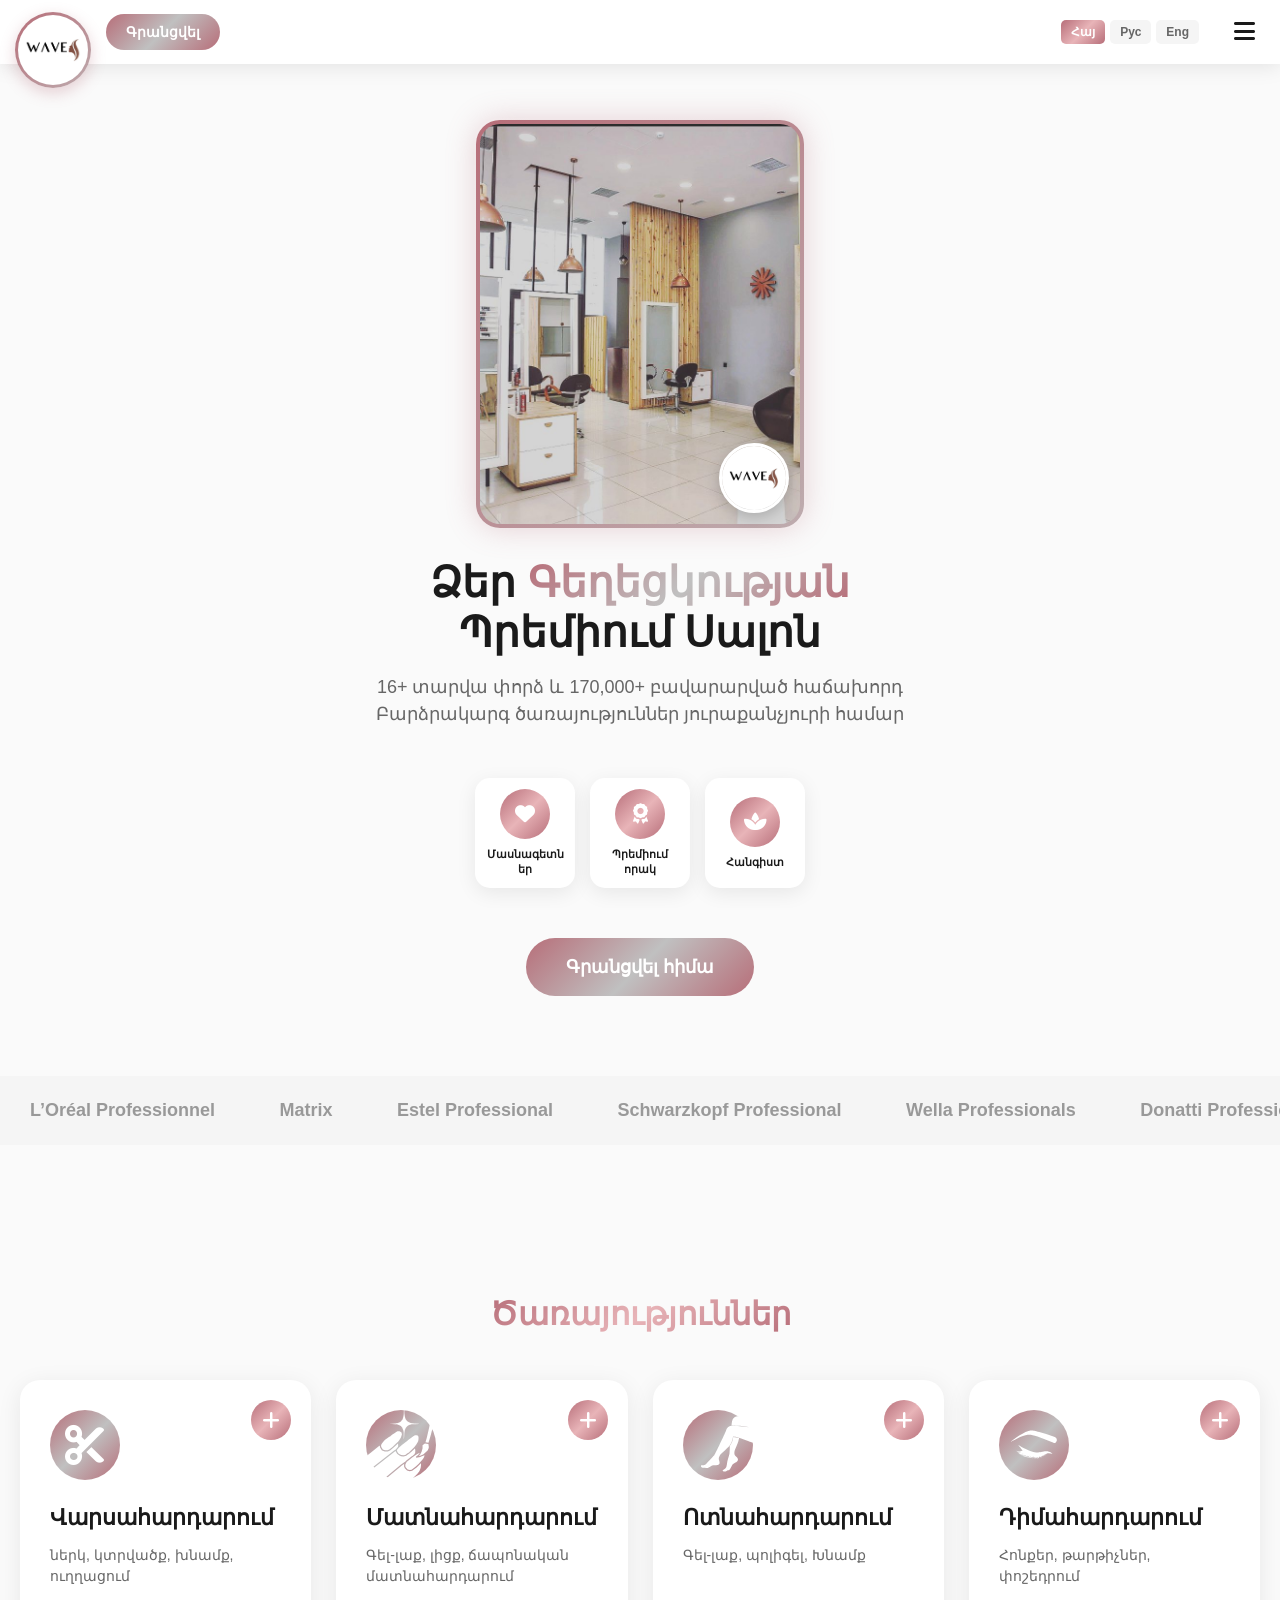
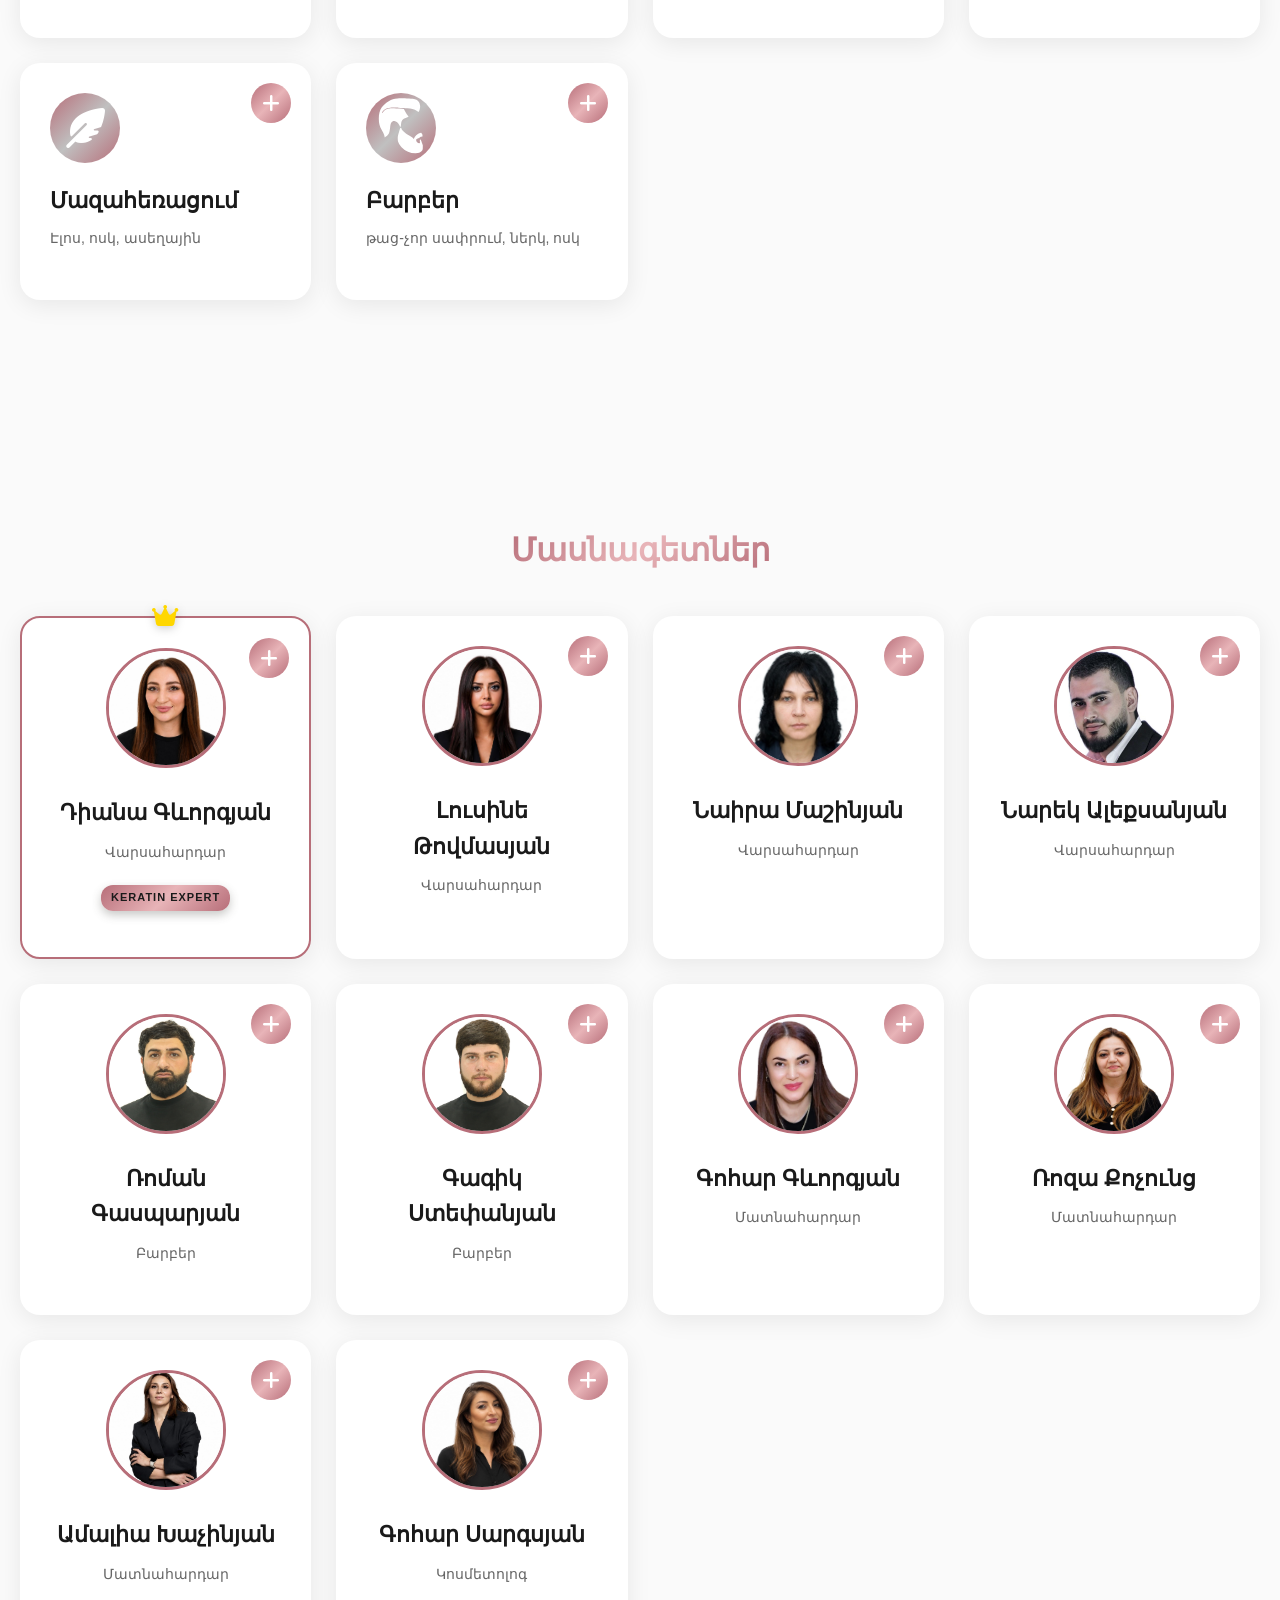
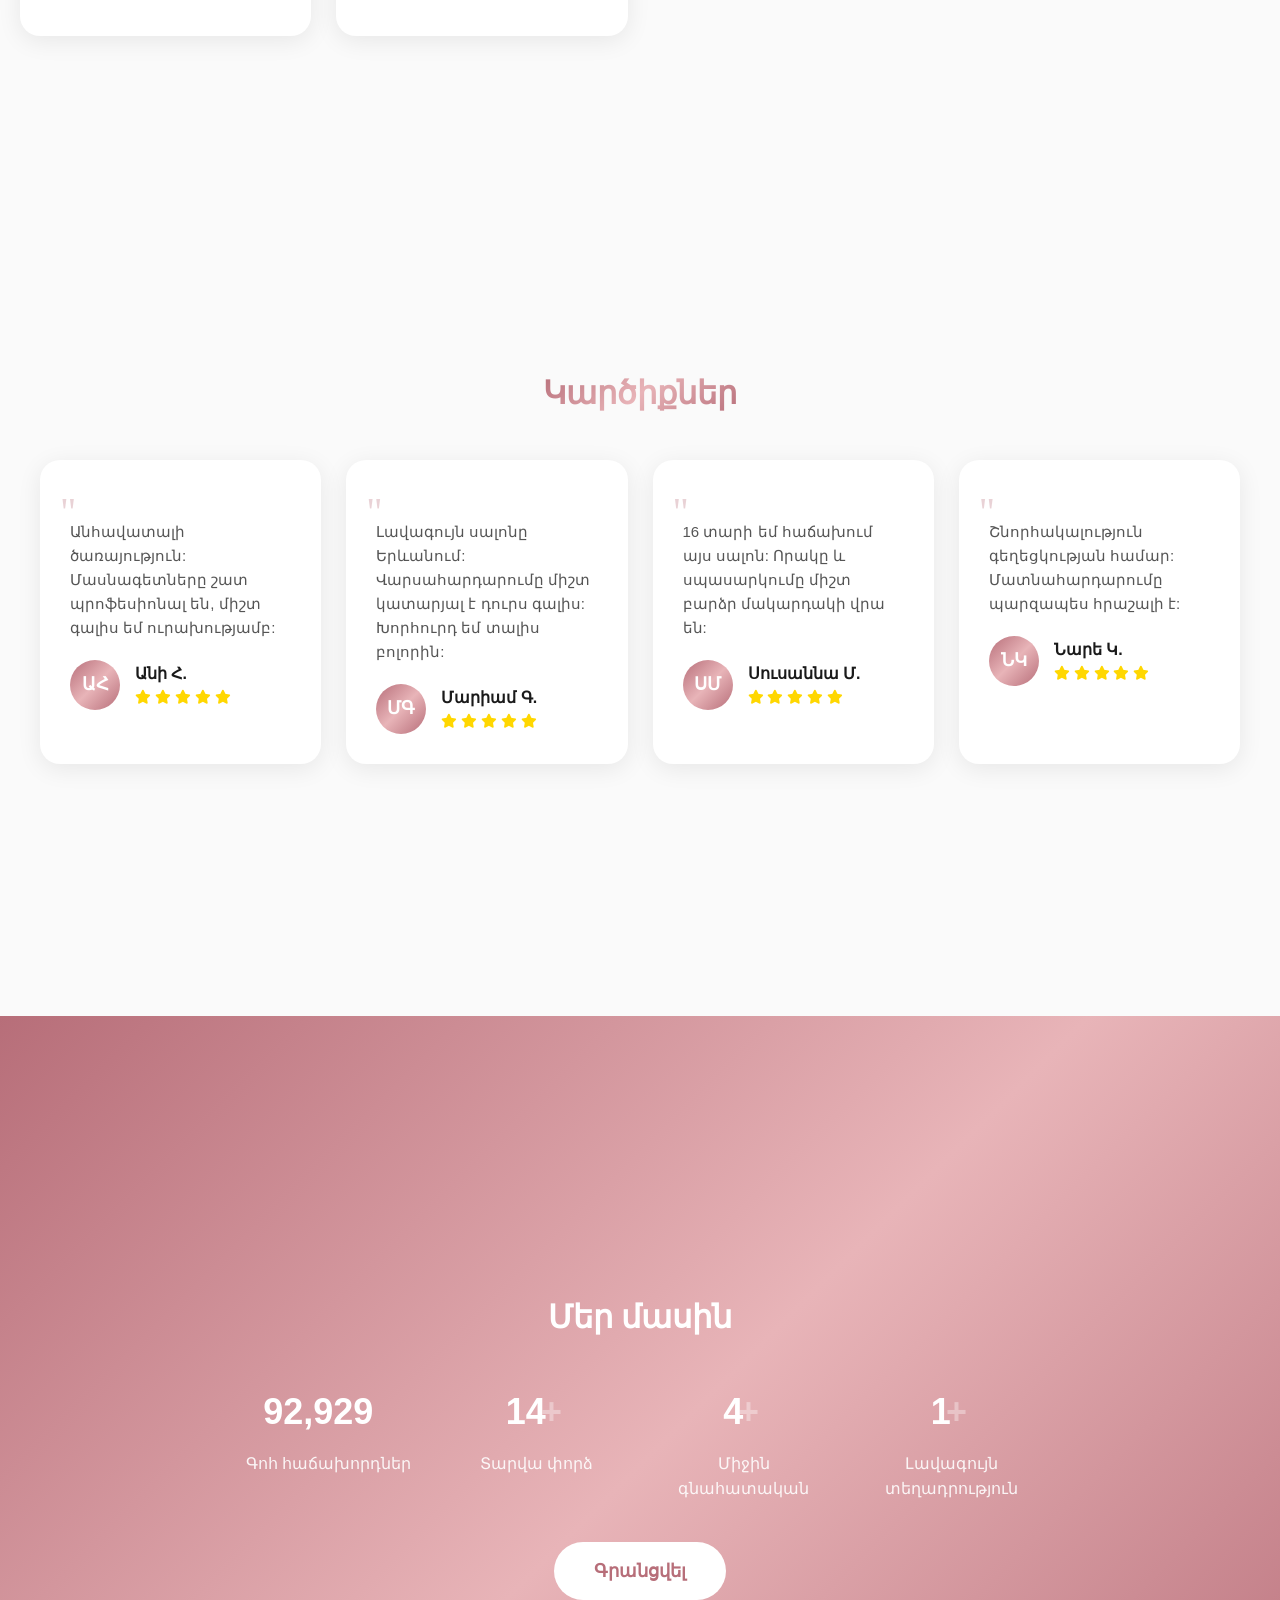
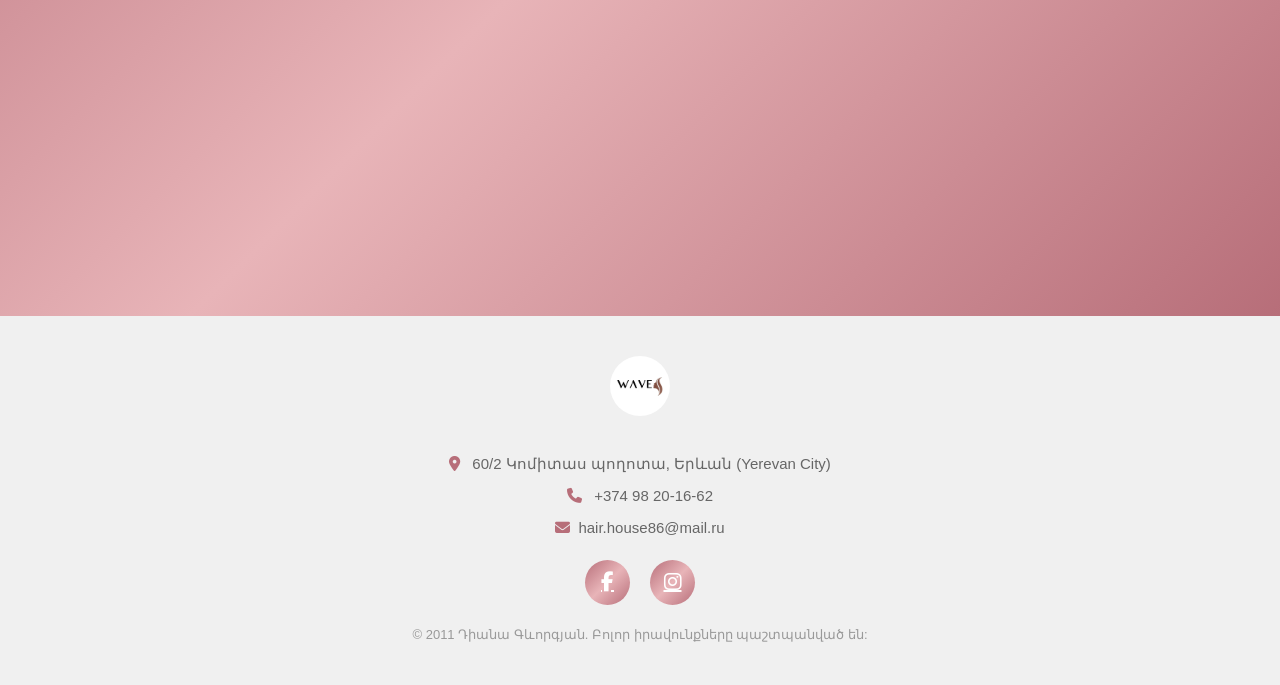
<file: index.html>
<!DOCTYPE html>
<html lang="hy">

<head>
    <meta charset="UTF-8">
    <meta name="viewport" content="width=device-width, initial-scale=1.0">
    <title>Պրեմիում Գեղեցկության Սալոն</title>
    <link rel="stylesheet" href="https://cdnjs.cloudflare.com/ajax/libs/font-awesome/6.4.0/css/all.min.css">
    <script src="https://telegram.org/js/telegram-web-app.js"></script>
    <link rel="preconnect" href="https://fonts.googleapis.com">
    <link rel="preconnect" href="https://fonts.googleapis.com">
    <link rel="preconnect" href="https://fonts.gstatic.com" crossorigin>
    <!-- Подключаем круглый Comfortaa -->
    <link href="https://fonts.googleapis.com/css2?family=Comfortaa:wght@300;400;500&display=swap" rel="stylesheet">

    <link rel="stylesheet" href="css.css">

</head>

<body>
    <!-- ==================== НАВИГАЦИЯ ==================== -->
    <nav class="navbar" id="navbar">
        <div class="nav-left">
            <div class="logo-wrapper">
                <img src="logo_photo_on_white_backgraund.jpg" alt="Logo" class="logo" onerror="this.src='logo.svg'">
            </div>
            <button class="nav-book-btn" data-lang="book" onclick="scrollToServices()">Գրանցվել</button>
        </div>
        <div class="nav-right" style="display: flex; align-items: center; gap: 10px;">
            <div class="lang-switcher">
                <button class="lang-btn active" data-lang="hy">Հայ</button>
                <button class="lang-btn" data-lang="ru">Рус</button>
                <button class="lang-btn" data-lang="en">Eng</button>
            </div>
            <button class="burger-menu" id="burgerMenu">
                <i class="fas fa-bars"></i>
            </button>
        </div>
    </nav>

    <div class="mobile-menu" id="mobileMenu">
        <button class="mobile-menu-close" id="mobileMenuClose">
            <i class="fas fa-times"></i>
        </button>
        <a href="#home">Գլխավոր</a>
        <a href="#services">Ծառայություններ</a>
        <a href="#masters">Մասնագետներ</a>
        <!-- <a href="#prices">Գներ</a> -->
        <a href="#reviews">Կարծիքներ</a>
        <a href="#about">Մեր մասին</a>
    </div>

    <div class="menu-overlay" id="menuOverlay"></div>

    <!-- ==================== ГЛАВНАЯ СЕКЦИЯ ==================== -->
    <section id="home">
        <div class="hero-image-container fade-in">
            <div class="hero-image-wrapper">
                <img src="photo_salon.jpg" alt="Սալոն" class="hero-image"
                    onerror="this.src='https://images.unsplash.com/photo-1560066984-138dadb4c035?w=400&h=500&fit=crop'">
                <img src="logo_photo_on_white_backgraund.jpg" alt="Logo" class="hero-embedded-logo"
                    onerror="this.src='logo.svg'">
            </div>
        </div>

        <h1 class="hero-title fade-in">
            Ձեր <span class="gradient-text">Գեղեցկության</span><br>
            Պրեմիում Սալոն
        </h1>

        <p class="hero-subtitle fade-in">
            16+ տարվա փորձ և 170,000+ բավարարված հաճախորդ<br>
            Բարձրակարգ ծառայություններ յուրաքանչյուրի համար
        </p>

        <div class="advantages fade-in">
            
            <div class="advantage-item">
                <div class="advantage-icon">
                    <i class="fas fa-heart"></i>
                </div>
                <span class="advantage-text">Մասնագետներ</span>
            </div>
            <div class="advantage-item">
                <div class="advantage-icon">
                    <i class="fas fa-award"></i>
                </div>
                <span class="advantage-text">Պրեմիում որակ</span>
            </div>
            <div class="advantage-item">
                <div class="advantage-icon">
                    <i class="fas fa-spa"></i>
                </div>
                <span class="advantage-text">Հանգիստ</span>
            </div>
        </div>

        <button class="cta-button fade-in" onclick="scrollToServices()">Գրանցվել հիմա</button>

        
    </section>

    <!-- ==================== БЕГУЩАЯ СТРОКА ==================== -->
    <div class="marquee">
        <div class="marquee-content">


            <span class="marquee-item">L’Oréal Professionnel</span>
            <span class="marquee-item">Matrix</span>
            <span class="marquee-item">Estel Professional</span>  
            <span class="marquee-item">Schwarzkopf Professional</span>
            <span class="marquee-item">Wella Professionals</span>
            <span class="marquee-item">Donatti Professionale</span>
            <span class="marquee-item">Happy Hair</span>
            <span class="marquee-item">KV-1 </span>
            <span class="marquee-item">KONDOR  Professional</span>

            <span class="marquee-item">L’Oréal Professionnel</span>
            <span class="marquee-item">Matrix</span>
            <span class="marquee-item">Estel Professional</span>  
            <span class="marquee-item">Schwarzkopf Professional</span>
            <span class="marquee-item">Wella Professionals</span>
            <span class="marquee-item">Donatti Professionale</span>
            <span class="marquee-item">Happy Hair</span>
            <span class="marquee-item">KV-1 </span>
            <span class="marquee-item">KONDOR  Professional</span>

            <span class="marquee-item">L’Oréal Professionnel</span>
            <span class="marquee-item">Matrix</span>
            <span class="marquee-item">Estel Professional</span>  
            <span class="marquee-item">Schwarzkopf Professional</span>
            <span class="marquee-item">Wella Professionals</span>
            <span class="marquee-item">Donatti Professionale</span>
            <span class="marquee-item">Happy Hair</span>
            <span class="marquee-item">KV-1 </span>
            <span class="marquee-item">KONDOR  Professional</span>
        

            <span class="marquee-item">L’Oréal Professionnel</span>
            <span class="marquee-item">Matrix</span>
            <span class="marquee-item">Estel Professional</span>  
            <span class="marquee-item">Schwarzkopf Professional</span>
            <span class="marquee-item">Wella Professionals</span>
            <span class="marquee-item">Donatti Professionale</span>
            <span class="marquee-item">Happy Hair</span>
            <span class="marquee-item">KV-1 </span>
            <span class="marquee-item">KONDOR  Professional</span>
        
        </div>
    </div>

    <section id="services">
        <h2 class="section-title fade-in">Ծառայություններ</h2>
        <div class="services-grid" id="servicesGrid">

        </div>
    </section>

    <section id="masters">
        <h2 class="section-title fade-in">Մասնագետներ</h2>
        <div class="filter-badge" id="filterBadge">
            <span id="filterText">Ֆիլտր: </span>
            <span class="filter-close" id="filterClose">×</span>
        </div>
        <div class="masters-grid" id="mastersGrid">
        </div>
    </section>


    <section id="reviews">
        <h2 class="section-title fade-in">Կարծիքներ</h2>
        <div class="reviews-grid" id="reviewsGrid">
        </div>
    </section>

    <section id="about">
        <h2 class="section-title fade-in">Մեր մասին</h2>
        <div class="stats-grid">
            <div class="stat-item fade-in">
                <div class="stat-number" data-target="170000">0</div>
                <div class="stat-label">Գոհ հաճախորդներ</div>
            </div>
            <div class="stat-item fade-in">
                <div class="stat-number" data-target="16">0</div>
                <div class="stat-label">Տարվա փորձ</div>
            </div>
            <div class="stat-item fade-in">
                <div class="stat-number" data-target="5.0">0</div>
                <div class="stat-label">Միջին գնահատական</div>
            </div>
            <div class="stat-item fade-in">
                <div class="stat-number" data-target="1">0</div>
                <div class="stat-label">Լավագույն տեղադրություն</div>
            </div>
        </div>
        <button class="cta-button fade-in about-cta-btn"
            style="margin-top: 40px; background: var(--white); color: var(--rose-gold); border: none;"
            onclick="scrollToServices()">Գրանցվել</button>
    </section>

    <footer>
        <img src="logo_photo_on_white_backgraund.jpg" alt="Logo" class="footer-logo" onerror="this.src='logo.svg'">
        <div class="footer-info">
            <p class="footer-address"><i class="fas fa-map-marker-alt"></i> 60/2 Կոմիտաս պողոտա, Երևան (Yerevan City)
            </p>

            <p><i class="fas fa-phone"></i> +374 98 20-16-62</p>
            <p><i class="fas fa-envelope"></i>hair.house86@mail.ru</p>
        </div>
        <div class="social-icons">
            <a href="https://www.facebook.com/share/1EzPXe9fqh/?mibextid=wwXIfr" class="social-icon"><i
                    class="fab fa-facebook-f"></i></a>
            <a href="https://www.instagram.com/dianagevorgyan_keratinprof/?g=5" class="social-icon"><i
                    class="fab fa-instagram"></i></a>
        </div>
        <p class="copyright">© 2011 Դիանա Գևորգյան. Բոլոր իրավունքները պաշտպանված են:</p>
    </footer>

    <script src="js.js"></script>
</body>

</html>
</file>
<file: css.css>
/* ==================== БАЗОВЫЕ СТИЛИ ==================== */
* {
    margin: 0;
    padding: 0;
    box-sizing: border-box;
    -webkit-tap-highlight-color: transparent;
}


button,
a {
    outline: none !important;
}

button:focus,
a:focus {
    outline: none !important;
    box-shadow: none !important;
}

:root {
    --rose-gold: #B76E79;
    --silver: #C0C0C0;
    --black: #1a1a1a;
    --white-bg: #fafafa;
    --white: #ffffff;
    --gradient-rose: linear-gradient(135deg, #B76E79 0%, #E8B4B8 50%, #B76E79 100%);
    --gradient-silver: linear-gradient(135deg, #C0C0C0 0%, #E8E8E8 50%, #C0C0C0 100%);
    --gradient-premium: linear-gradient(135deg, #B76E79 0%, #C0C0C0 50%, #B76E79 100%);
    --ease-sm: cubic-bezier(0.4, 0, 0.2, 1);
}



html {
    overflow-x: hidden;
    max-width: 100%;

}

body {
    font-family: 'Segoe UI', Tahoma, Geneva, Verdana, sans-serif;
    background-color: var(--white-bg);
    color: var(--black);
    line-height: 1.6;
    overflow-x: hidden;
    max-width: 100%;
    /* Гарантирует, что сайт не станет шире экрана */
}

/* ==================== НАВИГАЦИЯ ==================== */
.navbar {
    position: fixed;
    top: 0;
    left: 0;
    right: 0;
    background: var(--white);
    box-shadow: 0 2px 20px rgba(0, 0, 0, 0.1);
    z-index: 9999;
    padding: 8px 15px;
    display: flex;
    justify-content: space-between;
    align-items: center;
    transition: all 0.3s ease;
    transform: translateZ(0);

    view-transition-name: main-navbar;
}

.nav-left {
    display: flex;
    align-items: center;
    gap: 15px;
}

.nav-book-btn {
    padding: 10px 20px;
    font-size: 14px;
    font-weight: 700;
    color: var(--white);
    background: var(--gradient-premium);
    border: none;
    border-radius: 25px;
    cursor: pointer;
    transition: transform 0.3s ease, box-shadow 0.3s ease;
}

.nav-book-btn:hover {
    transform: translateY(-2px);
    box-shadow: 0 5px 15px rgba(183, 110, 121, 0.3);
}

.lang-switcher {
    display: flex;
    gap: 5px;
    margin-right: 15px;
}

.lang-btn {
    padding: 5px 10px;
    font-size: 12px;
    font-weight: 600;
    background: #f5f5f5;
    border: none;
    border-radius: 5px;
    cursor: pointer;
    transition: all 0.3s ease;
    color: #666;
}

.lang-btn.active {
    background: var(--gradient-rose);
    color: var(--white);
}

.lang-btn:hover {
    background: var(--gradient-rose);
    color: var(--white);
}

.navbar.scrolled {
    padding: 6px 15px;
}

.logo {
    width: 55px;
    height: 55px;
    border-radius: 50%;
    object-fit: cover;
}

.burger-menu {
    font-size: 24px;
    cursor: pointer;
    color: var(--black);
    background: none;
    border: none;
    padding: 10px;
}

.mobile-menu {
    position: fixed;
    top: 0;
    right: -100%;
    width: 80%;
    max-width: 300px;
    height: 100vh;
    background: var(--white);
    box-shadow: -5px 0 30px rgba(0, 0, 0, 0.2);
    z-index: 1001;
    padding: 80px 30px 30px;
    transition: right 0.3s ease;
}

.mobile-menu.active {
    right: 0;
}

.mobile-menu-close {
    position: absolute;
    top: 20px;
    right: 20px;
    font-size: 28px;
    cursor: pointer;
    background: none;
    border: none;
    color: var(--black);
}

.mobile-menu a {
    display: block;
    padding: 15px 0;
    color: var(--black);
    text-decoration: none;
    font-size: 18px;
    border-bottom: 1px solid #eee;
    transition: color 0.3s ease;
}

.mobile-menu a:hover {
    color: var(--rose-gold);
}

.menu-overlay {
    position: fixed;
    top: 0;
    left: 0;
    right: 0;
    bottom: 0;
    background: rgba(0, 0, 0, 0.5);
    z-index: 1000;
    opacity: 0;
    visibility: hidden;
    transition: all 0.3s ease;
}

.menu-overlay.active {
    opacity: 1;
    visibility: visible;
}

/* ==================== СЕКЦИИ ==================== */
section {
    padding: 80px 20px;
    min-height: 100vh;
    display: flex;
    flex-direction: column;
    justify-content: center;
    align-items: center;
}

.section-title {
    font-size: 32px;
    font-weight: 700;
    margin-bottom: 40px;
    text-align: center;
    background: var(--gradient-rose);
    -webkit-background-clip: text;
    -webkit-text-fill-color: transparent;
    background-clip: text;
}

/* ==================== ГЛАВНАЯ СЕКЦИЯ ==================== */
#home {
    padding-top: 120px;
    text-align: center;
}



.hero-image-container {
    position: relative;
    margin-bottom: 30px;
    display: inline-block;
}

.hero-image-wrapper {
    position: relative;
    padding: 4px;
    border-radius: 24px;
    background: linear-gradient(135deg, #B76E79, #C0C0C0, #B76E79, #C0C0C0);
    background-size: 400% 400%;
    animation: borderShine 4s ease infinite;
    box-shadow: 0 0 30px rgba(183, 110, 121, 0.3);
}

@keyframes borderShine {
    0% {
        background-position: 0% 50%;
    }

    25% {
        background-position: 100% 50%;
    }

    50% {
        background-position: 100% 100%;
    }

    75% {
        background-position: 0% 100%;
    }

    100% {
        background-position: 0% 50%;
    }
}

.hero-image-wrapper::before {
    content: '';
    position: absolute;
    top: -2px;
    left: -2px;
    right: -2px;
    bottom: -2px;
    background: linear-gradient(45deg, transparent, rgba(255, 255, 255, 0.4), transparent);
    border-radius: 26px;
    z-index: -1;
    animation: sunGlow 3s ease-in-out infinite;
}

@keyframes sunGlow {

    0%,
    100% {
        opacity: 0.3;
        transform: rotate(0deg);
    }

    50% {
        opacity: 0.8;
        transform: rotate(180deg);
    }
}

.hero-image {
    width: 320px;
    height: 400px;
    object-fit: cover;
    border-radius: 20px;
    display: block;
}

.hero-title {
    font-size: 42px;
    font-weight: 800;
    margin-bottom: 15px;
    line-height: 1.2;
}

.hero-title .gradient-text {
    background: var(--gradient-premium);
    -webkit-background-clip: text;
    -webkit-text-fill-color: transparent;
    background-clip: text;
}

.hero-subtitle {
    font-size: 18px;
    color: #666;
    margin-bottom: 30px;
    line-height: 1.5;
}

.advantages {
    display: flex;
    justify-content: center;
    gap: 15px;
    padding: 20px 20px;
    margin-bottom: 30px;
    flex-wrap: nowrap;
    overflow-x: auto;
}



.advantage-item {
    display: flex;
    flex-direction: column;
    align-items: center;
    gap: 8px;
    padding: 15px;
    background: var(--white);
    border-radius: 15px;
    box-shadow: 0 5px 20px rgba(0, 0, 0, 0.08);
    width: 110px;
    height: 120px;
    flex-shrink: 0;
    transition: all 0.4s var(--ease-sm);
    justify-content: center;
}

.advantage-item {
    width: 100px;
    height: 110px;
    padding: 10px;
}


.advantage-item:hover {
    transform: translateY(-8px) scale(1.05);
    box-shadow: 0 15px 35px rgba(183, 110, 121, 0.2);
}

.advantage-icon {
    width: 50px;
    height: 50px;
    background: var(--gradient-rose);
    border-radius: 50%;
    display: flex;
    align-items: center;
    justify-content: center;
    color: var(--white);
    font-size: 20px;
    transition: all 0.4s var(--ease-sm);
    flex-shrink: 0;
}

.advantage-item:hover .advantage-icon {
    transform: rotate(360deg) scale(1.1);
}

.advantage-text {
    font-size: 11px;
    font-weight: 600;
    text-align: center;
    line-height: 1.3;
    word-break: break-word;
    overflow: hidden;
    display: -webkit-box;
    -webkit-line-clamp: 2;
    -webkit-box-orient: vertical;
}

.cta-button {
    padding: 18px 40px;
    font-size: 18px;
    font-weight: 700;
    color: var(--white);
    background: var(--gradient-premium);
    border: none;
    border-radius: 50px;
    cursor: pointer;
    position: relative;
    overflow: hidden;
    transition: transform 0.3s ease, box-shadow 0.3s ease;

}

.cta-button::before {
    content: '';
    position: absolute;
    top: 0;
    left: -100%;
    width: 100%;
    height: 100%;
    background: linear-gradient(90deg, transparent, rgba(255, 255, 255, 0.4), transparent);
    transition: left 0.5s ease;
}

.cta-button:hover::before {
    left: 100%;
}

.cta-button:hover {
    transform: translateY(-3px);
    box-shadow: 0 10px 30px rgba(183, 110, 121, 0.4);
}

.hero-stats {
    font-size: 14px;
    color: #888;
    margin-top: 20px;
}

/* ==================== БЕГУЩАЯ СТРОКА ==================== */
.marquee {
    background: #f5f5f5;
    padding: 20px 0;
    overflow: hidden;
    white-space: nowrap;
}

.marquee-content {
    display: inline-block;
    animation: marquee 20s linear infinite;
    /* Увеличили с 20s до 25s, чтобы из-за дублирования букв строка не летела слишком быстро */
    will-change: transform;
    /* Подсказывает браузеру оптимизировать анимацию */
}

.marquee-item {
    display: inline-block;
    margin: 0 30px;
    font-size: 18px;
    color: #999;
    font-weight: 600;
}

@keyframes marquee {
    0% {
        transform: translate3d(0, 0, 0);
        /* 3D-смещение включает плавный рендеринг через GPU */
    }

    100% {
        transform: translate3d(-25%, 0, 0);
        /* Сдвигается ровно на половину (на первый оригинальный список) и незаметно прыгает в ноль */
    }
}



/* ==================== УСЛУГИ ==================== */


/* Изначально скрытый элемент в сетке имеет нулевой размер */


#services {
    background: var(--white-bg)
}



.services-grid,
.masters-grid {
    display: grid;
    grid-template-columns: repeat(auto-fit, minmax(280px, 1fr));
    gap: 25px;
    width: 100%;
    max-width: 1600px;
}

.service-card {
    background: var(--white);
    border-radius: 20px;
    padding: 30px;
    box-shadow: 0 5px 25px rgba(0, 0, 0, 0.08);
    transition: width 300ms var(--ease-sm),
        max-width 300ms var(--ease-sm),
        box-shadow 0.3s ease,
        transform 0.3s var(--ease-sm);
    position: relative;
    overflow: hidden;
    cursor: pointer;
    will-change: width, max-width;
}

.service-card:hover,
.master-card:hover {
    transform: translateY(-10px);
    box-shadow: 0 15px 40px rgba(0, 0, 0, 0.12);
}


.service-card.expanded,
.master-card.expanded {
    grid-column: 1 / -1 !important;

    max-width: 600px;
    margin: 0 auto;
}




.service-card-content {
    pointer-events: none;
}

.service-icon {
    width: 70px;
    height: 70px;
    background: var(--gradient-premium);
    border-radius: 50%;
    display: flex;
    align-items: center;
    justify-content: center;
    color: var(--white);
    font-size: 28px;
    margin-bottom: 20px;
}

.service-name {
    font-size: 22px;
    font-weight: 700;
    margin-bottom: 10px;
    color: var(--black);
}

.service-description {
    font-size: 14px;
    color: #666;
    margin-bottom: 20px;
    line-height: 1.5;
}


.expand-btn,
.master-expand-btn {
    position: absolute;
    top: 20px;
    right: 20px;
    width: 40px;
    height: 40px;
    background: var(--gradient-rose);
    border: none;
    border-radius: 50%;
    color: var(--white);
    font-size: 20px;
    cursor: pointer;
    display: flex;
    align-items: center;
    justify-content: center;
    transition: transform 0.3s ease;
    /* Плавность для hover-эффекта scale */
}



.expand-btn:hover,
.master-expand-btn:hover {
    transform: scale(1.08);
}

.expand-btn .fas,
.master-expand-btn .fas {
    transition: transform 0.4s var(--ease-sm);
}

.expand-btn.active .fas,
.master-expand-btn.active .fas {
    transform: rotate(45deg);
    /* Превращает плюс в крестик */
}







/* РАСԿРЫВАЮЩАЯСЯ ПАНЕЛЬ С ДЕТАЛЯМИ */
.service-details,
.master-details {
    max-height: 0;
    overflow: hidden;
    margin-top: 0;
    padding-top: 0;
    border-top: 1px solid transparent;
    /* Плавность для всех изменяемых параметров */
    transition: max-height 0.4s var(--ease-sm),
        margin-top 0.4s var(--ease-sm),
        padding-top 0.4s var(--ease-sm),
        border-top 0.4s var(--ease-sm);
}



/* Когда карточка открыта, CSS управляет только отступами и рамкой, а высоту подставит JS */
.service-card.content-active .service-details,
.master-card.content-active .master-details {
    margin-top: 20px;
    padding-top: 20px;
    border-top: 1px solid #eee;
}



.service-item {
    display: flex;
    justify-content: space-between;
    align-items: center;
    gap: 20px;
    padding: 12px 15px;
    border: 2px solid transparent;
    border-bottom: 1px solid #f5f5f5;
    cursor: pointer;
    transition: all 0.3s ease;
    border-radius: 8px;
    margin-bottom: 5px;
}

.service-item:hover {
    background: #f9f9f9;
    border-color: var(--rose-gold);
    transform: translateX(5px);
}

.service-item-name {
    font-size: 15px;
    font-weight: 600;
    flex-grow: 1;
    min-width: 0;
    text-align: left;
    word-break: break-word;
}

.service-item-price {
    font-size: 14px;
    color: var(--rose-gold);
    font-weight: 700;
    flex-shrink: 0;
    white-space: nowrap;
}

@keyframes fadeIn {
    from {
        opacity: 0;
        transform: translateY(-10px);
    }

    to {
        opacity: 1;
        transform: translateY(0);
    }
}

/* ==================== МАСТЕРА ==================== */
#masters {
    background: var(--white-bg);
}


/* .filter-badge {
            display: none;
            background: var(--gradient-rose);
            color: var(--white);
            padding: 10px 20px;
            border-radius: 25px;
            margin-bottom: 30px;
            font-size: 16px;
            font-weight: 600;
            align-items: center;
            gap: 10px;
             Добавляем исходную точку для анимации 
            opacity: 0;
            transform: translateY(20px);
            transition: opacity 0.6s ease-out, transform 0.6s ease-out;
        } */

/* .filter-badge.active {
        display: flex;
         animation: matchFadeIn 0.6s ease-out forwards;
     } */

/* Создаем саму анимацию: плавное появление и небольшое смещение вниз */
/* @keyframes matchFadeIn {
            from {
                opacity: 0;
                transform: translateY(20px); 
            }
            to {
                opacity: 1;
                transform: translateY(0);    
            }
        } */

.filter-badge {
    display: none;
    background: var(--gradient-rose);
    color: var(--white);
    padding: 10px 20px;
    border-radius: 25px;
    margin-bottom: 30px;
    font-size: 16px;
    font-weight: 600;
    align-items: center;
    gap: 10px;
    opacity: 0;
    transform: translateY(20px);
}

/* Анимация появления фильтра (снизу вверх) */
.filter-badge.active {
    display: flex;
    animation: matchFadeIn 0.6s ease-out forwards;
}

/* Анимация исчезновения фильтра (плавное затухание со смещением вниз) */
.filter-badge.removing {
    display: flex;
    animation: matchFadeOut 0.4s ease-in forwards;
}

/* Ключевые кадры для появления */
@keyframes matchFadeIn {
    from {
        opacity: 0;
        transform: translateY(20px);
    }

    to {
        opacity: 1;
        transform: translateY(0);
    }
}

/* Ключевые кадры для исчезновения */
@keyframes matchFadeOut {
    from {
        opacity: 1;
        transform: translateY(0);
    }

    to {
        opacity: 0;
        transform: translateY(15px);
    }
}

.filter-close {
    cursor: pointer;
    font-size: 18px;
}

/* .masters-grid {
    display: grid;
    grid-template-columns: repeat(auto-fit, minmax(280px, 1fr));
    gap: 25px;
    width: 100%;
    max-width: 1200px;
} */

.master-card {
    background: var(--white);
    border-radius: 20px;
    padding: 30px;
    box-shadow: 0 5px 25px rgba(0, 0, 0, 0.08);
    text-align: center;
    transition: width 300ms var(--ease-sm),
        max-width 300ms var(--ease-sm),
        box-shadow 0.3s ease,
        transform 0.3s var(--ease-sm);
    position: relative;
    cursor: pointer;
    will-change: width, max-width;
}

.master-card:hover {
    transform: translateY(-10px);
    box-shadow: 0 15px 40px rgba(0, 0, 0, 0.12);
}



.master-card-content {
    pointer-events: none;
}

.master-photo {
    width: 120px;
    height: 120px;
    border-radius: 50%;
    object-fit: cover;
    margin-bottom: 20px;
    border: 3px solid var(--rose-gold);
}

.master-name {
    /* font-style: italic; */

    font-size: 22px;
    font-weight: 700;
    margin-bottom: 10px;
    color: var(--black);
}

.master-specialization {
    font-size: 14px;
    color: #666;
    margin-bottom: 20px;
}











.master-service-item {
    display: flex;
    justify-content: space-between;
    align-items: center;
    gap: 20px;
    padding: 10px 0;
    border-bottom: 1px solid #f5f5f5;
}





.master-service-name {
    font-size: 14px;
    flex-grow: 1;
    min-width: 0;
    text-align: left;
    word-break: break-word;
}

.master-service-price {
    font-size: 14px;
    color: var(--rose-gold);
    font-weight: 700;
    flex-shrink: 0;
    white-space: nowrap;
}

.master-details-top {
    display: flex;
    justify-content: center;
    margin-bottom: 20px;
}

.master-view-toggle {
    padding: 10px 24px;
    border: none;
    border-radius: 999px;
    background: var(--gradient-rose);
    color: var(--white);
    font-weight: 700;
    cursor: pointer;
    transition: transform 0.3s ease, box-shadow 0.3s ease, background 0.3s ease;
}

.master-view-toggle:hover {
    transform: translateY(-2px);
    box-shadow: 0 10px 25px rgba(183, 110, 121, 0.18);
}

.master-view-toggle-text {
    display: inline-block;
    transition: opacity 0.18s ease, transform 0.18s ease;
}

.master-view-toggle-text.fade-out {
    opacity: 0;
    transform: translateY(-6px);
}

.master-works-btn {
    display: none;
}

.master-views {
    display: grid;
    gap: 20px;
}

.master-works-view,
.master-prices-view {
    display: block;
    max-height: 0;
    opacity: 0;
    visibility: hidden;
    transform: translateY(10px);
    overflow: hidden;
    pointer-events: none;
    transition: opacity 0.35s ease, transform 0.35s ease, max-height 0.35s ease, visibility 0.35s ease;
}

.master-works-view.active,
.master-prices-view.active {
    max-height: 2500px;
    opacity: 1;
    visibility: visible;
    transform: translateY(0);
    pointer-events: auto;
}

.master-slider {
    position: relative;
    overflow: hidden;
    border-radius: 24px;
    background: #fff;
    box-shadow: inset 0 0 0 1px rgba(0, 0, 0, 0.05);
}

.master-slider-track {
    display: flex;
    transition: transform 0.5s cubic-bezier(0.25, 0.46, 0.45, 0.94);
    will-change: transform;
}

.master-slide {
    min-width: 100%;
    position: relative;
}

.master-slide img {
    width: 100%;
    height: 380px;
    object-fit: cover;
    display: block;
    opacity: 0;
    animation: slideFadeIn 0.5s ease-out forwards;
}

@keyframes slideFadeIn {
    from {
        opacity: 0;
        transform: scale(1.02);
    }

    to {
        opacity: 1;
        transform: scale(1);
    }
}

.master-slider-nav {
    position: absolute;
    top: 50%;
    transform: translateY(-50%);
    width: 25px;
    height: 25px;
    border-radius: 50%;
    border: black 0.5px solid;
    background: rgba(255, 255, 255, 0.85);
    color: var(--black);
    cursor: pointer;
    display: flex;
    align-items: center;
    justify-content: center;
    box-shadow: 0 10px 30px rgba(0, 0, 0, 0.15);
    transition: transform 0.3s ease, background 0.3s ease;
}

.master-slider-nav:hover {
    transform: translateY(-50%) scale(1.05);
    background: rgba(255, 255, 255, 1);
}

.master-slider-nav.prev {
    left: 12px;
}

.master-slider-nav.next {
    right: 12px;
}

.master-slider-progress {
    position: absolute;
    top: 12px;
    left: 0px;
    right: 0px;
    height: 3px;
    background: rgba(255, 255, 255, 0.3);
    border-radius: 2px;

    box-shadow:
        /* --- ВЕРХНЯЯ ТЕНЬ (Сверхчерная, огромная и длинная) --- */
        0 -35px 50px 20px rgba(0, 0, 0, 0.20),
        /* Было 0.12 -> стало намного чернее */
        0 -15px 40px 15px rgba(0, 0, 0, 0.50),
        /* Было 0.18 -> плотный средний слой */
        0 -6px 30px 10px rgba(0, 0, 0, 0.60),
        /* Было 0.25 -> очень темный стык вверху */

        /* --- НИЖНЯЯ ТЕНЬ (Четкая, быстро угасающая вниз) --- */
        0 6px 30px 10px rgba(0, 0, 0, 0.60),
        /* Было 0.30 -> почти глухой черный контур снизу */
        0 12px 40px 15px rgba(0, 0, 0, 0.50),
        /* Было 0.15 -> плотное затухание */
        0 18px 50px 20px rgba(0, 0, 0, 0.20);

}



.master-slider-progress-fill {
    display: block;
    width: 0;
    height: 100%;
    background: linear-gradient(90deg, rgba(183, 110, 121, 0.95), rgba(232, 180, 184, 0.95));
    transition: width 0.05s linear;
    border-radius: 2px;
    box-shadow: 0 0 8px rgba(183, 110, 121, 0.6);
}

.master-details .booking-container {
    margin-top: 20px;
}

.booking-container {
    display: flex;
    flex-direction: column;
    align-items: center;
    justify-content: center;
    gap: 0;
    margin-top: 20px;
    margin-bottom: 25px;

    position: relative;
    transition: all 0.4s ease;
    width: 100%;
}




.booking-container.active {
    gap: 15px;
}

.book-button {
    margin: 0;
    padding: 15px 30px;
    font-size: 16px;
    font-weight: 700;
    color: var(--white);
    background: var(--gradient-premium);
    border: none;
    border-radius: 50px;
    cursor: pointer;
    position: relative;
    overflow: hidden;

    /* Запуск анимации: имя, время, бесконечно, линейно (в одну сторону) */
    animation: pulse 2s infinite linear;

    /* Анимируем ТОЛЬКО transform при обычном наведении/кликах */
    transition: transform 0.4s var(--ease-sm);
    flex-shrink: 0;
}

/* 2. Состояние, когда кнопка нажата и контакты открыты */
.booking-container.active .book-button {
    /* КЛЮЧЕВОЙ МОМЕНТ: полностью стираем анимацию */
    animation: none !important;

    /* Кнопка уменьшается и жестко фиксируется */
    transform: scale(0.95) !important;
}

/* 1. Создаем чистую одностороннюю анимацию */
/* Переписываем анимацию в одну сторону */
/* @keyframes pulse {
    0% {
        box-shadow: 0 0 0 0 rgba(183, 110, 121, 0.5);
    }
    100% {
        
        box-shadow: 0 0 0 15px rgba(183, 110, 121, 0);
    }
} */


@keyframes pulse {

    0%,
    100% {
        box-shadow: 0 0 0 0 rgba(183, 110, 121, 0.4);
    }

    50% {
        box-shadow: 0 0 0 15px rgba(183, 110, 121, 0);
    }
}


.booking-contacts {
    display: flex;
    flex-wrap: wrap;
    gap: 10px;
    opacity: 0;
    visibility: hidden;
    max-height: 0;
    overflow: hidden;
    transform: scale(0.9) translateY(-10px);
    transition: all 0.4s var(--ease-sm);
    width: 100%;
    justify-content: center;
    padding: 0 10px;
    margin: 0 -10px;
}

.booking-container.active .booking-contacts {
    opacity: 1;
    visibility: visible;
    max-height: 120px;
    padding: 8px 10px;
    transform: scale(1) translateY(0);
}

.contact-link {
    display: flex;
    align-items: center;
    justify-content: center;
    gap: 8px;
    padding: 12px 24px;
    border-radius: 50px;
    color: var(--white);
    text-decoration: none;
    font-weight: 700;
    font-size: 14px;
    transition: all 0.3s ease;
    box-shadow: 0 4px 10px rgba(0, 0, 0, 0.1);
}

.contact-link.call-btn {
    background: var(--gradient-rose);
    /* Фирменный розовый градиент */
}

.contact-link.call-btn:hover {
    transform: translateY(-2px);
    box-shadow: 0 6px 15px rgba(183, 110, 121, 0.4);
}

.contact-link.tg-btn {
    background: var(--black);
    /* Фирменный черный цвет */
}

.contact-link.tg-btn:hover {
    transform: translateY(-2px);
    box-shadow: 0 6px 15px rgba(0, 0, 0, 0.4);
}


/* ==================== ЦЕНЫ ==================== */
#prices {
    background: var(--white);
}

.prices-container {
    width: 100%;
    max-width: 800px;
}

.price-category {
    margin-bottom: 30px;
}

.price-category-title {
    font-size: 20px;
    font-weight: 700;
    background: var(--gradient-rose);
    -webkit-background-clip: text;
    -webkit-text-fill-color: transparent;
    background-clip: text;
    margin-bottom: 15px;
    padding-bottom: 10px;
    border-bottom: 2px solid var(--rose-gold);
}

.price-table {
    width: 100%;
    border-collapse: collapse;
}

.price-table tr {
    border-bottom: 1px solid #f5f5f5;
}

.price-table td {
    padding: 15px 10px;
    font-size: 15px;
}

.price-table .service-name {
    font-weight: 600;
    color: var(--black);
}

.price-table .price-range {
    text-align: right;
    color: var(--rose-gold);
    font-weight: 700;
}

/* ==================== ОТЗЫВЫ ==================== */
#reviews {
    background: var(--white-bg);
}

.reviews-grid {
    display: grid;
    grid-template-columns: repeat(auto-fit, minmax(280px, 1fr));
    gap: 25px;
    width: 100%;
    max-width: 1200px;
}

.review-card {
    background: var(--white);
    border-radius: 20px;
    padding: 30px;
    box-shadow: 0 5px 25px rgba(0, 0, 0, 0.08);
    position: relative;
    transition: all 0.4s var(--ease-sm);
}

.review-card:hover {
    transform: translateY(-8px) scale(1.02);
    box-shadow: 0 15px 40px rgba(183, 110, 121, 0.15);
}

.review-quote {
    position: absolute;
    top: 20px;
    left: 20px;
    font-size: 40px;
    color: var(--rose-gold);
    opacity: 0.3;
    font-family: Georgia, serif;
}

.review-text {
    font-size: 15px;
    color: #555;
    line-height: 1.6;
    margin-bottom: 20px;
    padding-top: 30px;
}

.review-author {
    display: flex;
    align-items: center;
    gap: 15px;
}

.review-avatar {
    width: 50px;
    height: 50px;
    border-radius: 50%;
    background: var(--gradient-rose);
    display: flex;
    align-items: center;
    justify-content: center;
    color: var(--white);
    font-weight: 700;
    font-size: 18px;
}

.review-info {
    flex: 1;
}

.review-name {
    font-weight: 700;
    font-size: 16px;
    color: var(--black);
}

.review-stars {
    color: #FFD700;
    font-size: 14px;
}

/* ==================== О НАС ==================== */
#about {
    background: var(--gradient-rose);
    color: var(--white);
    text-align: center;
    padding-bottom: 120px;
    /* Make more space for the button as requested */
}

#about .section-title {
    background: none;
    -webkit-text-fill-color: var(--white);
    color: var(--white);
}

.stats-grid {
    display: grid;
    grid-template-columns: repeat(auto-fit, minmax(150px, 1fr));
    gap: 30px;
    width: 100%;
    max-width: 800px;
}

.stat-item {
    text-align: center;
}

.stat-number {
    font-size: 36px;
    font-weight: 800;
    margin-bottom: 10px;
}

.stat-label {
    font-size: 16px;
    opacity: 0.9;
}

/* ==================== ФИНАЛЬНЫЙ CTA ==================== */
.final-cta {
    background: var(--gradient-rose);
    padding: 30px 20px;
    text-align: center;
    color: var(--white);
}

.final-cta h2 {
    font-size: 28px;
    margin-bottom: 30px;
}

.cta-form {
    display: flex;
    flex-direction: column;
    gap: 15px;
    max-width: 400px;
    margin: 0 auto;
}

.cta-input {
    padding: 18px 25px;
    font-size: 16px;
    border: none;
    border-radius: 50px;
    outline: none;
}

.cta-submit {
    padding: 18px 40px;
    font-size: 18px;
    font-weight: 700;
    color: var(--white);
    background: var(--gradient-premium);
    border: none;
    border-radius: 50px;
    cursor: pointer;
    position: relative;
    overflow: hidden;
}

.cta-submit::before {
    content: '';
    position: absolute;
    top: 0;
    left: -100%;
    width: 100%;
    height: 100%;
    background: linear-gradient(90deg, transparent, rgba(255, 255, 255, 0.4), transparent);
    animation: shine 3s infinite;
}

@keyframes shine {
    0% {
        left: -100%;
    }

    50%,
    100% {
        left: 100%;
    }
}

/* ==================== ФУТЕР ==================== */
footer {
    background: #f0f0f0;
    padding: 40px 20px;
    text-align: center;
}

.footer-logo {
    width: 60px;
    height: 60px;
    border-radius: 50%;
    margin-bottom: 20px;
}

.footer-info {
    margin-bottom: 20px;
}

.footer-info p {
    margin: 8px 0;
    color: #666;
    font-size: 15px;
}

.footer-info i {
    color: var(--rose-gold);
    margin-right: 8px;
}

.social-icons {
    display: flex;
    justify-content: center;
    gap: 20px;
    margin-bottom: 20px;
}

.social-icon {
    width: 45px;
    height: 45px;
    background: var(--gradient-rose);
    border-radius: 50%;
    display: flex;
    align-items: center;
    justify-content: center;
    color: var(--white);
    font-size: 20px;
    transition: all 0.4s var(--ease-sm);
}

.social-icon:hover {
    transform: translateY(-8px) scale(1.15);
    box-shadow: 0 10px 25px rgba(183, 110, 121, 0.4);
}

.copyright {
    color: #999;
    font-size: 13px;
}

/* ==================== АДАПТИВНОСТЬ ==================== */
@media (max-width: 768px) {

    /* .navbar {
                padding: 8px 15px !important;
                
            } */
    .navbar {
        gap: 15px;
    }

    .hero .fade-in,
    .hero-content .fade-in {
        opacity: 1 !important;
        transform: translateY(0) !important;
        transition: none !important;
        animation: none !important;
    }

    .section-title {
        font-size: 26px;
    }

    .hero-title {
        font-size: 32px;
    }

    .hero-subtitle {
        font-size: 16px;
    }





    .advantage-icon {
        width: 45px;
        height: 45px;
        font-size: 18px;
    }

    .advantage-text {
        font-size: 10px;
    }

    .hero-image {
        width: 280px;
        height: 350px;
    }

    .nav-book-btn {
        padding: 8px 15px;
        font-size: 12px;
    }

    .lang-btn {
        padding: 4px 8px;
        font-size: 11px;
    }

    section {
        padding: 30px 15px;
    }

    .service-card,
    .master-card {
        padding: 25px;
    }

    .final-cta h2 {
        font-size: 24px;
    }
}

@media (max-width: 480px) {
    .advantages {
        gap: 10px;
    }

    .advantage-item {
        width: 100px;
        height: 108px;
        padding: 10px;
    }

    .advantage-icon {
        width: 40px;
        height: 40px;
        font-size: 16px;
    }

    .advantage-text {
        font-size: 9px;
    }
}

/* ==================== АНИМАЦИИ ПРИ СКРОЛЛЕ ==================== */
.fade-in {
    opacity: 0;
    transform: translateY(30px);
    transition: all 0.6s ease;
}

.fade-in.visible {
    opacity: 1;
    transform: translateY(0);
}


/* ==================== CUSTOM TWEAKS ==================== */
.logo-wrapper {
    position: relative;
    padding: 3px;
    border-radius: 50%;
    background: linear-gradient(135deg, #B76E79, #C0C0C0, #B76E79, #C0C0C0);
    background-size: 400% 400%;
    animation: borderShine 4s ease infinite;
    box-shadow: 0 5px 15px rgba(183, 110, 121, 0.3);
    display: flex;
    align-items: center;
    justify-content: center;
    transition: all 0.3s ease;

    /* Overflow downward without pushing navbar height */
    margin-bottom: -35px;
    z-index: 1010;
}

.logo {
    width: 70px;
    height: 70px;
    border-radius: 50%;
    object-fit: cover;
    display: block;
    transition: all 0.3s ease;
}

.navbar.scrolled .logo {
    width: 55px;
    height: 55px;
}

.navbar.scrolled .logo-wrapper {
    padding: 2px;
    margin-bottom: -25px;
}

.hero-embedded-logo {
    position: absolute;
    bottom: 15px;
    right: 15px;
    width: 70px;
    height: 70px;
    border-radius: 50%;
    border: 3px solid var(--white);
    box-shadow: 0 4px 15px rgba(0, 0, 0, 0.2);
    object-fit: cover;
    z-index: 10;
    background: var(--white);
    transition: transform 0.3s ease;
}

.hero-embedded-logo:hover {
    transform: scale(1.1);
}

.expert-badge {
    display: inline-flex;
    align-items: center;
    gap: 5px;
    background: var(--gradient-rose);
    color: var(--black);
    padding: 4px 10px;
    border-radius: 12px;
    font-size: 11px;
    font-weight: 800;
    text-transform: uppercase;
    letter-spacing: 1px;
    margin-bottom: 10px;
    box-shadow: 0 4px 10px rgba(74, 73, 65, 0.3);
}

.master-card.expert-master {
    border: 2px solid #B76E79;

    box-shadow: 0 5px 25px rgba(0, 0, 0, 0.08);
}

.master-card.expert-master:hover {

    box-shadow: 0 15px 40px rgba(0, 0, 0, 0.12);
}

.expert-crown-float {
    position: absolute;
    top: -15px;
    left: 50%;
    transform: translateX(-50%);
    font-size: 24px;
    color: #FFD700;
    filter: drop-shadow(0 2px 5px rgba(0, 0, 0, 0.2));
    animation: floatCrown 3s ease-in-out infinite;
    z-index: 10;
}

@keyframes floatCrown {

    0%,
    100% {
        transform: translateX(-50%) translateY(0) rotate(-5deg);
    }

    50% {
        transform: translateX(-50%) translateY(-5px) rotate(5deg);
    }
}

@media (max-width: 768px) {
    .lang-switcher {
        flex-direction: column;
        gap: 3px;
        margin-right: 8px;
    }

    .lang-btn {
        padding: 2px 6px;
        font-size: 10px;
        border-radius: 3px;
    }
}

/* 1. Управляет скоростью и плавностью перемещения карточек по сетке */
/* ::view-transition-group(active-card),
::view-transition-group(*) {
    animation-duration: 4000ms; /* Время движения карточек (0.4 секунды) 
    animation-timing-function: var(--ease-sm); /* Быстрый старт, очень мягкий финиш 
    
}

/* 2. Управляет скоростью и плавностью раскрытия текстового блока с ценами 
.service-details {
    max-height: 0;
    overflow: hidden;
    /* Плавность изменения высоты: нарастает и затухает равномерно 
    transition: max-height 400ms cubic-bezier(0.25, 1, 0.5, 1); 
} */


/* ==================== АНИМАЦИЯ ПЕРЕМЕЩЕНИЯ (VIEW TRANSITIONS) ==================== */





/* Плавность самого скольжения View Transitions */
::view-transition-group(active-card) {
    animation-duration: 400ms;
    animation-timing-function: var(--ease-sm);
}

::view-transition-old(active-card),
::view-transition-new(active-card) {
    animation-duration: 400ms;
    height: 100%;
    width: 100%;
    object-fit: cover;
}


::view-transition-group(main-navbar) {
    z-index: 9999 !important;
    /* Слой анимации навбара держим в самом верху */
}

/* content-active — оформление деталей; ширину анимирует JS */
.service-card.expanded.content-active,
.master-card.expanded.content-active {
    width: auto;
    max-width: min(600px, 90vw);
}
</file>
